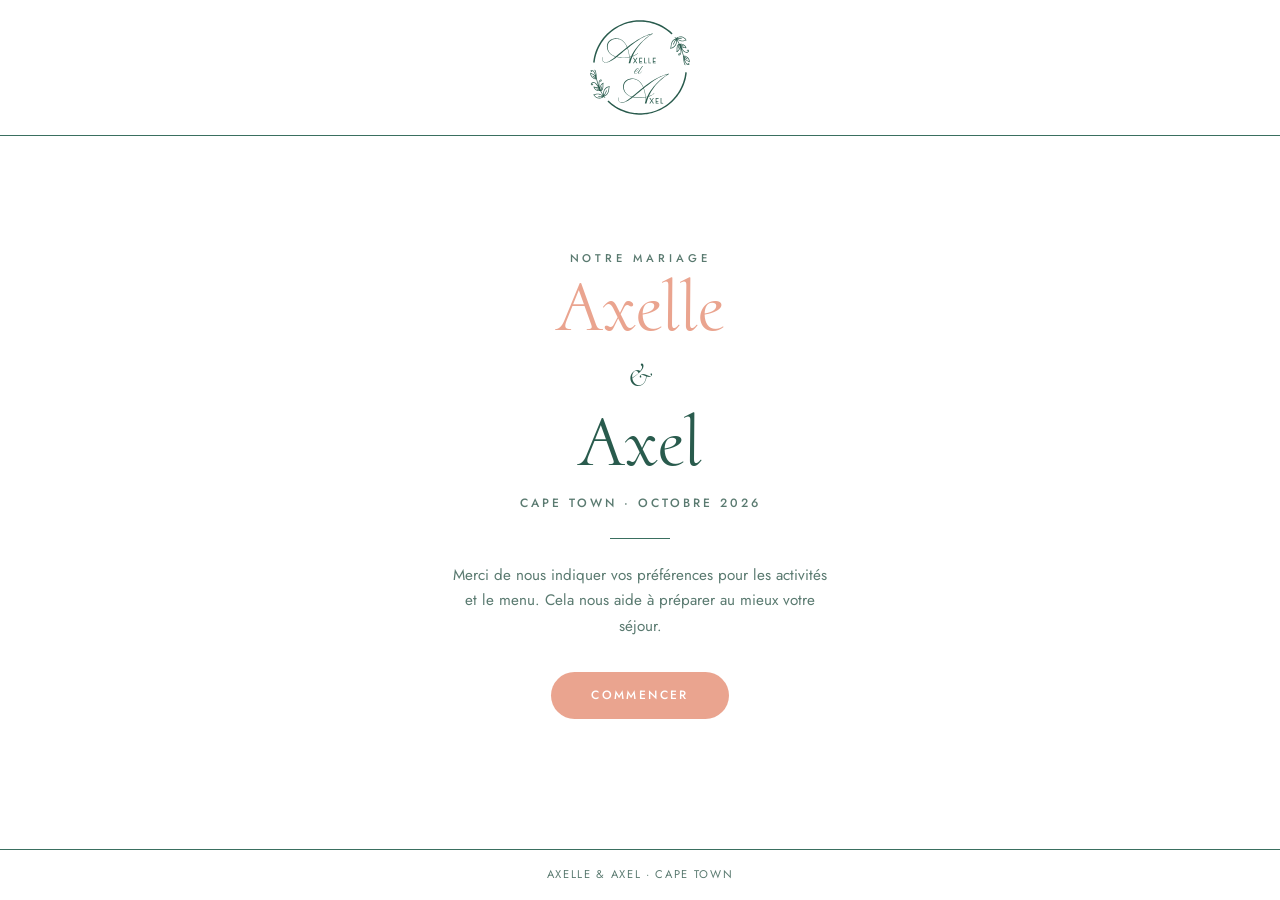
<file: index.html>
<!DOCTYPE html>
<html lang="fr" class="page-landing">
<head>
  <meta charset="UTF-8">
  <meta name="viewport" content="width=device-width, initial-scale=1.0, viewport-fit=cover">
  <title>Axelle & Axel — Fiche invités</title>
  <link rel="preconnect" href="https://fonts.googleapis.com">
  <link rel="preconnect" href="https://fonts.gstatic.com" crossorigin>
  <link href="https://fonts.googleapis.com/css2?family=Cormorant+Upright:wght@400;500;600&family=Jost:wght@400;500;600&display=swap" rel="stylesheet">
  <link rel="stylesheet" href="css/style.css">
</head>
<body class="page-landing">
  <header class="site-header">
    <a href="https://www.axelle-et-axel.com/" class="site-logo" target="_blank" rel="noopener">
      <img src="images/logo.svg" alt="Axelle &amp; Axel" width="100" height="100">
    </a>
  </header>

  <main class="landing">
    <p class="eyebrow">Notre mariage</p>

    <h1 class="hero-line hero-coral">Axelle</h1>
    <p class="hero-amp">&amp;</p>
    <h1 class="hero-line">Axel</h1>

    <p class="hero-place">Cape Town · Octobre 2026</p>

    <div class="divider"></div>

    <p class="landing-message">
      Merci de nous indiquer vos préférences pour les activités
      et le menu. Cela nous aide à préparer au mieux votre séjour.
    </p>

    <a href="formulaire.html" class="btn-primary">Commencer</a>
  </main>

  <footer class="site-footer">
    <p>Axelle &amp; Axel · Cape Town</p>
  </footer>
</body>
</html>
</file>
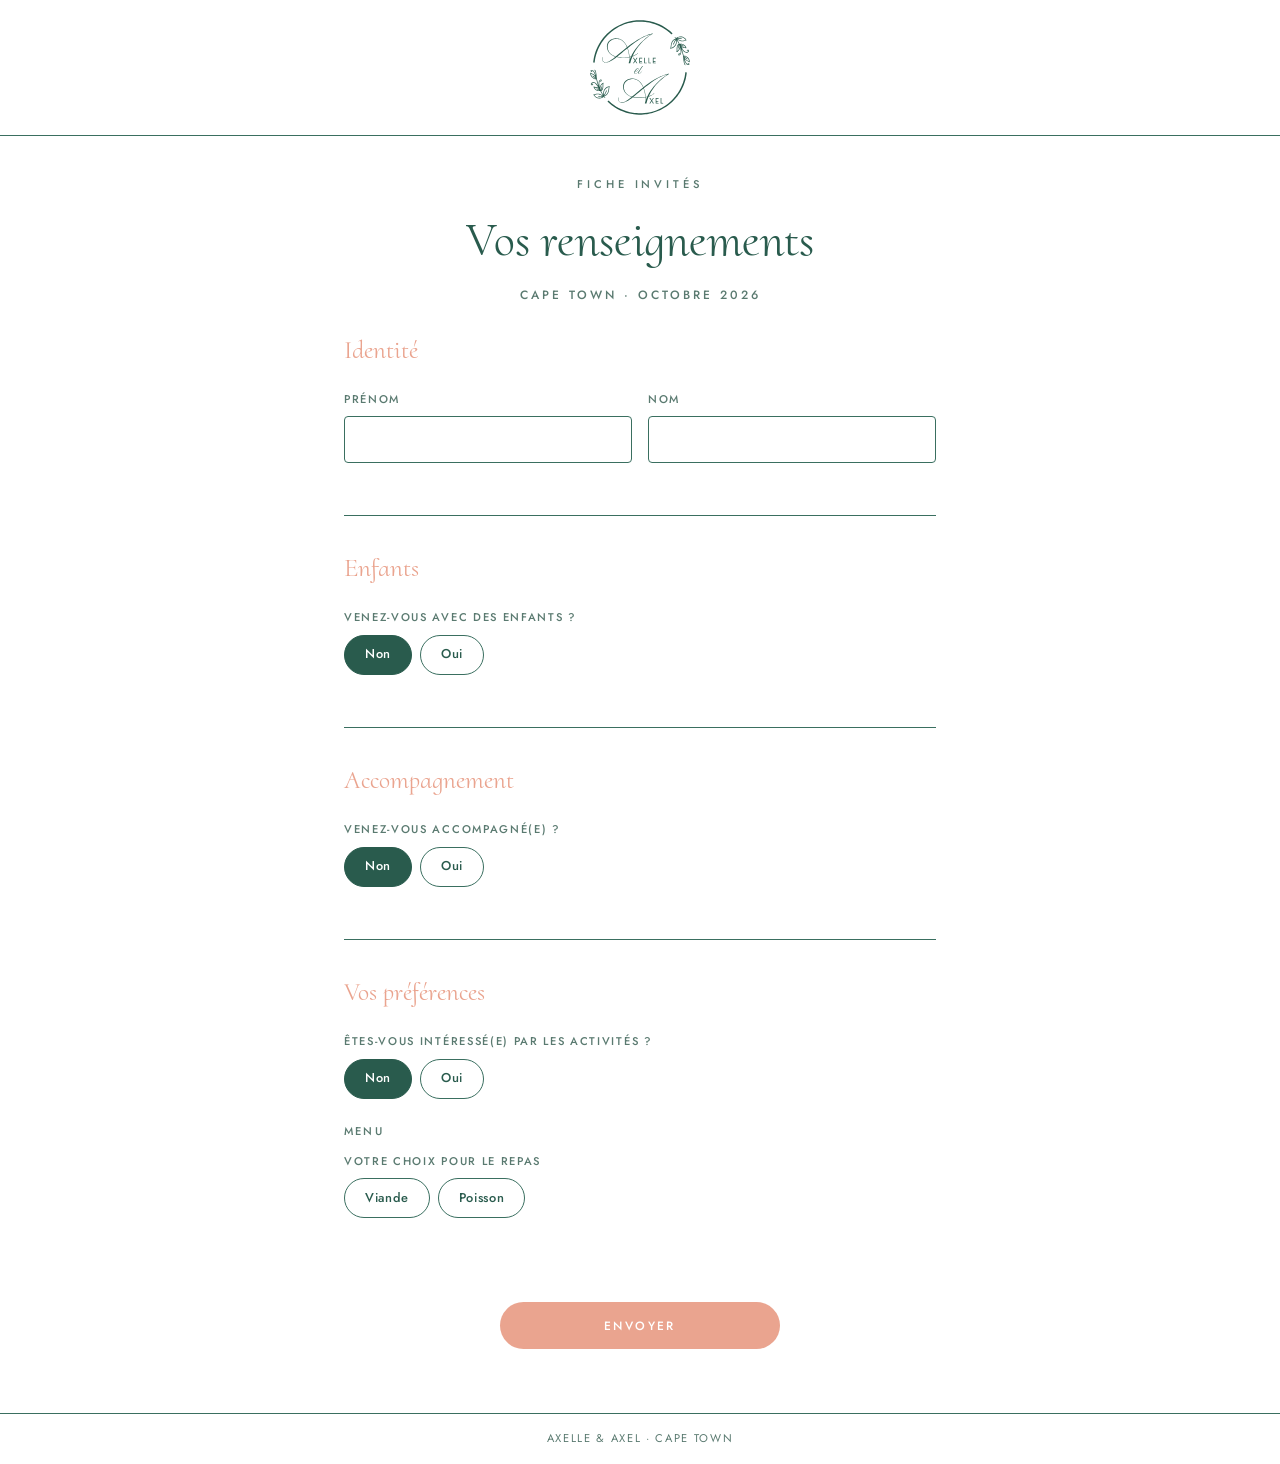
<file: formulaire.html>
<!DOCTYPE html>
<html lang="fr">
<head>
  <meta charset="UTF-8">
  <meta name="viewport" content="width=device-width, initial-scale=1.0, viewport-fit=cover">
  <title>Fiche renseignements — Axelle & Axel</title>
  <script>
    (function () {
      var nav = performance.getEntriesByType && performance.getEntriesByType('navigation')[0];
      if (nav && nav.type === 'reload') location.replace('index.html');
    })();
  </script>
  <link rel="preconnect" href="https://fonts.googleapis.com">
  <link rel="preconnect" href="https://fonts.gstatic.com" crossorigin>
  <link href="https://fonts.googleapis.com/css2?family=Cormorant+Upright:wght@400;500;600&family=Jost:wght@400;500;600&display=swap" rel="stylesheet">
  <link rel="stylesheet" href="css/style.css">
</head>
<body class="page-form">
  <header class="site-header">
    <a href="https://www.axelle-et-axel.com/" class="site-logo" target="_blank" rel="noopener">
      <img src="images/logo.svg" alt="Axelle &amp; Axel" width="100" height="100">
    </a>
  </header>

  <div class="form-page">
    <header class="form-header">
      <p class="eyebrow">Fiche invités</p>
      <h1 class="form-title">Vos renseignements</h1>
      <p class="form-subtitle">Cape Town · Octobre 2026</p>
    </header>

    <div class="container">
      <form id="form-mariage" novalidate>

        <section class="form-section">
          <h2 class="section-heading">Identité</h2>
          <div class="row">
            <div class="field" id="field-prenom">
              <label class="field-label" for="prenom">Prénom</label>
              <input type="text" id="prenom" name="prenom" required autocomplete="given-name">
              <span class="error-msg">Indiquez votre prénom.</span>
            </div>
            <div class="field" id="field-nom">
              <label class="field-label" for="nom">Nom</label>
              <input type="text" id="nom" name="nom" required autocomplete="family-name">
              <span class="error-msg">Indiquez votre nom.</span>
            </div>
          </div>
        </section>

        <section class="form-section">
          <h2 class="section-heading">Enfants</h2>
          <div class="field">
            <label class="field-label">Venez-vous avec des enfants ?</label>
            <div class="toggle-group">
              <div class="toggle-option">
                <input type="radio" name="enfants" id="enfants-non" value="non" checked>
                <label for="enfants-non">Non</label>
              </div>
              <div class="toggle-option">
                <input type="radio" name="enfants" id="enfants-oui" value="oui">
                <label for="enfants-oui">Oui</label>
              </div>
            </div>
          </div>
          <div class="field hidden" id="nb-enfants-block">
            <label class="field-label" for="nb-enfants">Nombre d'enfants</label>
            <input type="number" id="nb-enfants" name="nb-enfants" min="1" max="10" value="1">
            <span class="error-msg">Indiquez le nombre d'enfants.</span>
          </div>
        </section>

        <section class="form-section">
          <h2 class="section-heading">Accompagnement</h2>
          <div class="field">
            <label class="field-label">Venez-vous accompagné(e) ?</label>
            <div class="toggle-group">
              <div class="toggle-option">
                <input type="radio" name="accompagne" id="acc-non" value="non" checked>
                <label for="acc-non">Non</label>
              </div>
              <div class="toggle-option">
                <input type="radio" name="accompagne" id="acc-oui" value="oui">
                <label for="acc-oui">Oui</label>
              </div>
            </div>
          </div>

          <div class="hidden" id="accompagnant-block">
            <div class="row companion-fields">
              <div class="field" id="field-prenom-acc">
                <label class="field-label" for="prenom-acc">Prénom de l'accompagnant(e)</label>
                <input type="text" id="prenom-acc" name="prenom-acc">
                <span class="error-msg">Indiquez le prénom.</span>
              </div>
              <div class="field" id="field-nom-acc">
                <label class="field-label" for="nom-acc">Nom de l'accompagnant(e)</label>
                <input type="text" id="nom-acc" name="nom-acc">
                <span class="error-msg">Indiquez le nom.</span>
              </div>
            </div>

            <div class="field">
              <label class="field-label">Est-il / elle intéressé(e) par les activités ?</label>
              <div class="toggle-group">
                <div class="toggle-option">
                  <input type="radio" name="activites-acc" id="activites-acc-non" value="non" checked>
                  <label for="activites-acc-non">Non</label>
                </div>
                <div class="toggle-option">
                  <input type="radio" name="activites-acc" id="activites-acc-oui" value="oui">
                  <label for="activites-acc-oui">Oui</label>
                </div>
              </div>
            </div>

            <div class="hidden" id="activites-acc-block">
              <h3 class="subsection">Activités de l'accompagnant(e)</h3>

              <div class="activity-day">
                <p class="day-label">Jeudi</p>
                <div class="checkbox-list">
                  <label class="checkbox-item">
                    <input type="checkbox" name="act-jeudi-acc" value="Promenade en bateau">
                    <span>Promenade en bateau</span>
                  </label>
                  <label class="checkbox-item">
                    <input type="checkbox" name="act-jeudi-acc" value="Dîner en restaurant">
                    <span>Dîner en restaurant</span>
                  </label>
                </div>
              </div>

              <div class="activity-day">
                <p class="day-label">Vendredi</p>
                <div class="checkbox-list">
                  <label class="checkbox-item">
                    <input type="checkbox" name="act-vendredi-acc" value="Ascension Table Mountain">
                    <span>Ascension Table Mountain</span>
                  </label>
                  <label class="checkbox-item">
                    <input type="checkbox" name="act-vendredi-acc" value="Repas en restaurant">
                    <span>Repas en restaurant</span>
                  </label>
                </div>
              </div>

              <div class="activity-day">
                <p class="day-label">Lundi — Brunch</p>
                <div class="checkbox-list">
                  <label class="checkbox-item">
                    <input type="checkbox" name="act-lundi-acc" value="Brunch de clôture">
                    <span>Brunch de clôture</span>
                  </label>
                </div>
              </div>
            </div>

            <div class="field" id="field-menu-acc">
              <label class="field-label">Menu de l'accompagnant(e)</label>
              <div class="toggle-group">
                <div class="toggle-option">
                  <input type="radio" name="menu-acc" id="menu-acc-viande" value="Viande">
                  <label for="menu-acc-viande">Viande</label>
                </div>
                <div class="toggle-option">
                  <input type="radio" name="menu-acc" id="menu-acc-poisson" value="Poisson">
                  <label for="menu-acc-poisson">Poisson</label>
                </div>
              </div>
              <span class="error-msg">Choisissez viande ou poisson.</span>
            </div>
          </div>
        </section>

        <section class="form-section" id="prefs-principal">
          <h2 class="section-heading">Vos préférences</h2>

          <div class="field">
            <label class="field-label">Êtes-vous intéressé(e) par les activités ?</label>
            <div class="toggle-group">
              <div class="toggle-option">
                <input type="radio" name="activites-principal" id="activites-principal-non" value="non" checked>
                <label for="activites-principal-non">Non</label>
              </div>
              <div class="toggle-option">
                <input type="radio" name="activites-principal" id="activites-principal-oui" value="oui">
                <label for="activites-principal-oui">Oui</label>
              </div>
            </div>
          </div>

          <div class="hidden" id="activites-principal-block">
            <h3 class="subsection">Activités</h3>

            <div class="activity-day">
              <p class="day-label">Jeudi</p>
              <div class="checkbox-list">
                <label class="checkbox-item">
                  <input type="checkbox" name="act-jeudi" value="Promenade en bateau">
                  <span>Promenade en bateau</span>
                </label>
                <label class="checkbox-item">
                  <input type="checkbox" name="act-jeudi" value="Dîner en restaurant">
                  <span>Dîner en restaurant</span>
                </label>
              </div>
            </div>

            <div class="activity-day">
              <p class="day-label">Vendredi</p>
              <div class="checkbox-list">
                <label class="checkbox-item">
                  <input type="checkbox" name="act-vendredi" value="Ascension Table Mountain">
                  <span>Ascension Table Mountain</span>
                </label>
                <label class="checkbox-item">
                  <input type="checkbox" name="act-vendredi" value="Repas en restaurant">
                  <span>Repas en restaurant</span>
                </label>
              </div>
            </div>

            <div class="activity-day">
              <p class="day-label">Lundi — Brunch</p>
              <div class="checkbox-list">
                <label class="checkbox-item">
                  <input type="checkbox" name="act-lundi" value="Brunch de clôture">
                  <span>Brunch de clôture</span>
                </label>
              </div>
            </div>
          </div>

          <h3 class="subsection">Menu</h3>
          <div class="field" id="field-menu-principal">
            <label class="field-label">Votre choix pour le repas</label>
            <div class="toggle-group">
              <div class="toggle-option">
                <input type="radio" name="menu-principal" id="menu-viande" value="Viande">
                <label for="menu-viande">Viande</label>
              </div>
              <div class="toggle-option">
                <input type="radio" name="menu-principal" id="menu-poisson" value="Poisson">
                <label for="menu-poisson">Poisson</label>
              </div>
            </div>
            <span class="error-msg">Choisissez viande ou poisson.</span>
          </div>
        </section>

        <button type="submit" class="btn-submit" id="btn-submit">Envoyer</button>
        <p class="submit-status" id="submit-status"></p>
      </form>

      <div class="form-section recap-section" id="recap">
        <h2 class="recap-title">Merci</h2>
        <p class="recap-intro">Vos informations ont été prises en compte.</p>
        <div class="recap-details" id="recap-details"></div>
      </div>
    </div>
  </div>

  <footer class="site-footer">
    <p>Axelle &amp; Axel · Cape Town</p>
  </footer>

  <script src="js/config.js"></script>
  <script src="js/form.js"></script>
</body>
</html>
</file>
<file: css/style.css>
/* Axelle & Axel — design aligné sur axelle-et-axel.com */

:root {
  --green: #295B4D;
  --green-hover: #377B6A;
  --green-border: #3A6F60;
  --coral: #EAA48F;
  --coral-hover: #E38468;
  --white: #FFFFFF;
  --text: #295B4D;
  --text-muted: #5a7a70;
  --font-sans: 'Jost', system-ui, sans-serif;
  --font-serif: 'Cormorant Upright', Georgia, serif;
}

*, *::before, *::after {
  box-sizing: border-box;
  margin: 0;
  padding: 0;
}

html {
  font-size: 16px;
  -webkit-font-smoothing: antialiased;
}

body {
  font-family: var(--font-sans);
  color: var(--text);
  background: var(--white);
  line-height: 1.6;
}

/* ── Header ── */

.site-header {
  display: flex;
  align-items: center;
  justify-content: center;
  padding: 1.25rem 2rem;
  border-bottom: 1px solid var(--green-border);
}

.site-logo {
  display: block;
  line-height: 0;
  text-decoration: none;
}

.site-logo img {
  display: block;
  width: 100px;
  height: auto;
}

/* ── Shared typography ── */

.eyebrow {
  font-size: 0.7rem;
  font-weight: 500;
  letter-spacing: 0.35em;
  text-transform: uppercase;
  color: var(--text-muted);
}

.divider {
  width: 60px;
  height: 1px;
  background: var(--green-border);
  margin: 1.5rem auto;
}

/* ── Landing page ── */

.page-landing {
  min-height: 100vh;
  min-height: 100dvh;
  display: flex;
  flex-direction: column;
}

.page-landing .landing {
  flex: 1;
  display: flex;
  flex-direction: column;
  align-items: center;
  justify-content: center;
  text-align: center;
  padding: 1rem 1.5rem 2rem;
  min-height: 0;
}

.hero-line {
  font-family: var(--font-serif);
  font-size: clamp(2.8rem, 10vw, 4.5rem);
  font-weight: 400;
  line-height: 1.1;
  color: var(--green);
}

.hero-coral {
  color: var(--coral);
}

.hero-amp {
  font-family: var(--font-serif);
  font-size: clamp(1.5rem, 4vw, 2rem);
  color: var(--green);
  margin: 0.15rem 0;
}

.hero-place {
  margin-top: 0.75rem;
  font-size: 0.75rem;
  font-weight: 500;
  letter-spacing: 0.25em;
  text-transform: uppercase;
  color: var(--text-muted);
}

.landing-message {
  max-width: 380px;
  font-size: 0.95rem;
  color: var(--text-muted);
  line-height: 1.7;
  margin-bottom: 2rem;
}

.btn-primary {
  display: inline-block;
  padding: 0.85rem 2.5rem;
  background: var(--coral);
  color: var(--white);
  font-family: var(--font-sans);
  font-size: 0.75rem;
  font-weight: 500;
  letter-spacing: 0.2em;
  text-transform: uppercase;
  text-decoration: none;
  border: none;
  border-radius: 70px;
  cursor: pointer;
  transition: background 0.2s;
}

.btn-primary:hover {
  background: var(--coral-hover);
}

.site-footer {
  text-align: center;
  padding: 1rem 1rem calc(1rem + env(safe-area-inset-bottom, 0px));
  font-size: 0.7rem;
  letter-spacing: 0.15em;
  text-transform: uppercase;
  color: var(--text-muted);
  border-top: 1px solid var(--green-border);
  flex-shrink: 0;
}

/* ── Form page ── */

.page-form {
  min-height: 100vh;
  display: flex;
  flex-direction: column;
}

.form-page {
  flex: 1;
}

.form-header {
  text-align: center;
  padding: 2.5rem 1.5rem 1.5rem;
}

.form-title {
  font-family: var(--font-serif);
  font-size: clamp(2rem, 6vw, 3rem);
  font-weight: 400;
  color: var(--green);
  margin-top: 0.5rem;
}

.form-subtitle {
  margin-top: 0.5rem;
  font-size: 0.75rem;
  font-weight: 500;
  letter-spacing: 0.25em;
  text-transform: uppercase;
  color: var(--text-muted);
}

.container {
  max-width: 640px;
  margin: 0 auto;
  padding: 0 1.5rem 3rem;
}

/* ── Form sections ── */

.form-section {
  margin-bottom: 2rem;
  padding-bottom: 2rem;
  border-bottom: 1px solid var(--green-border);
}

.form-section:last-of-type {
  border-bottom: none;
}

.section-heading {
  font-family: var(--font-serif);
  font-size: 1.6rem;
  font-weight: 400;
  color: var(--coral);
  margin-bottom: 1.25rem;
}

.subsection {
  font-size: 0.7rem;
  font-weight: 500;
  letter-spacing: 0.2em;
  text-transform: uppercase;
  color: var(--text-muted);
  margin: 1.5rem 0 0.75rem;
}

.companion-fields {
  margin-top: 1.25rem;
}

.row {
  display: grid;
  grid-template-columns: 1fr 1fr;
  gap: 1rem;
}

@media (max-width: 520px) {
  .row {
    grid-template-columns: 1fr;
  }
}

/* ── Fields ── */

.field {
  margin-bottom: 1.25rem;
}

.field-label {
  display: block;
  font-size: 0.7rem;
  font-weight: 500;
  letter-spacing: 0.15em;
  text-transform: uppercase;
  color: var(--text-muted);
  margin-bottom: 0.5rem;
}

input[type="text"],
input[type="number"] {
  width: 100%;
  padding: 0.7rem 1rem;
  font-family: var(--font-sans);
  font-size: 0.95rem;
  color: var(--text);
  background: var(--white);
  border: 1px solid var(--green-border);
  border-radius: 4px;
  outline: none;
  transition: border-color 0.2s;
}

input[type="text"]:focus,
input[type="number"]:focus {
  border-color: var(--green);
}

/* ── Toggle (radio pills) ── */

.toggle-group {
  display: flex;
  flex-wrap: wrap;
  gap: 0.5rem;
}

.toggle-option input {
  position: absolute;
  opacity: 0;
  width: 0;
  height: 0;
}

.toggle-option label {
  display: inline-block;
  padding: 0.55rem 1.25rem;
  font-size: 0.8rem;
  font-weight: 500;
  letter-spacing: 0.05em;
  color: var(--green);
  border: 1px solid var(--green-border);
  border-radius: 70px;
  cursor: pointer;
  transition: background 0.2s, color 0.2s, border-color 0.2s;
}

.toggle-option input:checked + label {
  background: var(--green);
  color: var(--white);
  border-color: var(--green);
}

.toggle-option label:hover {
  border-color: var(--green);
}

/* ── Checkboxes ── */

.activity-day {
  margin-bottom: 1rem;
}

.day-label {
  font-family: var(--font-serif);
  font-size: 1.15rem;
  color: var(--green);
  margin-bottom: 0.5rem;
}

.checkbox-list {
  display: flex;
  flex-direction: column;
  gap: 0.4rem;
}

.checkbox-item {
  display: flex;
  align-items: center;
  gap: 0.6rem;
  font-size: 0.9rem;
  color: var(--text);
  cursor: pointer;
}

.checkbox-item input[type="checkbox"] {
  width: 1rem;
  height: 1rem;
  accent-color: var(--green);
  cursor: pointer;
}

/* ── Submit ── */

.btn-submit {
  display: block;
  width: 100%;
  max-width: 280px;
  margin: 2rem auto 0;
  padding: 0.9rem 2rem;
  background: var(--coral);
  color: var(--white);
  font-family: var(--font-sans);
  font-size: 0.75rem;
  font-weight: 500;
  letter-spacing: 0.2em;
  text-transform: uppercase;
  border: none;
  border-radius: 70px;
  cursor: pointer;
  transition: background 0.2s;
}

.btn-submit:hover {
  background: var(--coral-hover);
}

.btn-submit:disabled {
  opacity: 0.6;
  cursor: not-allowed;
}

.submit-status {
  text-align: center;
  margin-top: 1rem;
  font-size: 0.85rem;
  color: var(--text-muted);
}

/* ── Validation ── */

.field.error input {
  border-color: #c45c4a;
}

.error-msg {
  display: none;
  margin-top: 0.35rem;
  font-size: 0.8rem;
  color: #c45c4a;
}

.field.error .error-msg {
  display: block;
}

.hidden {
  display: none !important;
}

/* ── Recap / thank you ── */

.recap-section {
  display: none;
  text-align: center;
  border-bottom: none;
  padding-top: 1rem;
}

.recap-section.visible {
  display: block;
}

#form-mariage.hidden {
  display: none;
}

.recap-title {
  font-family: var(--font-serif);
  font-size: clamp(2.5rem, 8vw, 3.5rem);
  font-weight: 400;
  color: var(--coral);
  margin-bottom: 0.75rem;
}

.recap-intro {
  font-size: 1rem;
  color: var(--text-muted);
  margin-bottom: 2rem;
}

.recap-details {
  text-align: left;
  background: #f7faf9;
  border: 1px solid var(--green-border);
  border-radius: 4px;
  padding: 1.5rem;
  font-size: 0.9rem;
  line-height: 1.8;
  user-select: none;
  pointer-events: none;
}

.recap-details h3 {
  font-family: var(--font-serif);
  font-size: 1.2rem;
  color: var(--green);
  margin: 1rem 0 0.25rem;
}

.recap-details h3:first-child {
  margin-top: 0;
}

.recap-details p {
  color: var(--text);
  margin-bottom: 0.75rem;
}

.recap-details p span {
  display: block;
  font-size: 0.65rem;
  font-weight: 500;
  letter-spacing: 0.15em;
  text-transform: uppercase;
  color: var(--text-muted);
  margin-bottom: 0.15rem;
}

.recap-details ul {
  list-style: none;
  padding-left: 0;
  color: var(--text);
}

.recap-details li::before {
  content: "— ";
  color: var(--coral);
}

/* ── Responsive header ── */

@media (max-width: 480px) {
  .site-header {
    padding: 1rem 1.25rem;
  }

  .site-logo img {
    width: 80px;
  }
}
</file>
